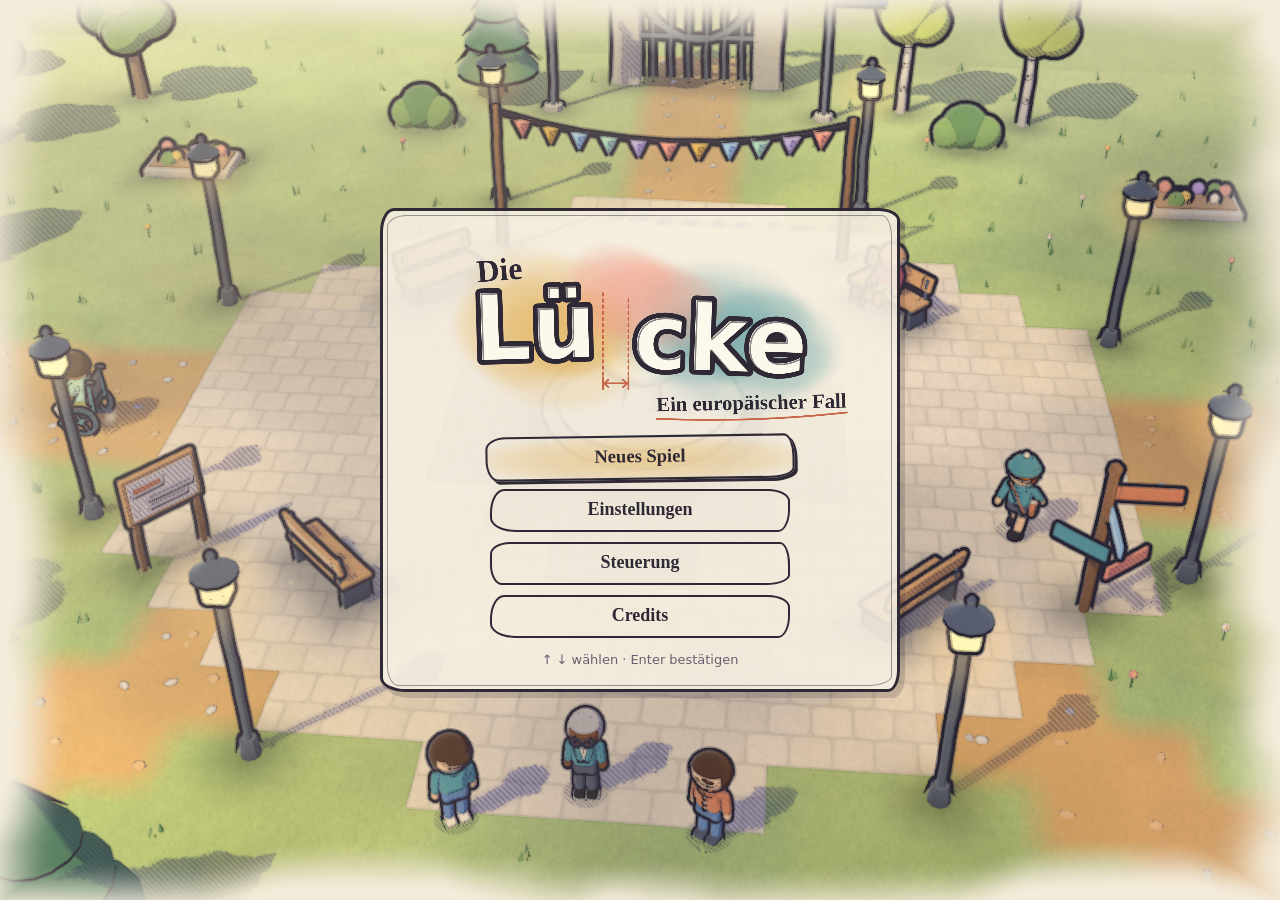
<file: index.html>
<!DOCTYPE html>
<html lang="de">
<head>
  <meta charset="utf-8">
  <meta name="viewport" content="width=device-width, initial-scale=1, maximum-scale=1, user-scalable=no">
  <title>Die Lücke – Ein europäischer Fall</title>
  <link rel="stylesheet" href="css/style.css">
</head>
<body>
  <canvas id="spiel" tabindex="0" aria-label="Spielwelt"></canvas>

  <div id="ui">
    <div id="hud">
      <div class="hud-links">
        <div id="hud-ort" class="plakette versteckt"></div>
        <div id="hud-hinweis" class="hud-hinweis versteckt"></div>
      </div>
      <div id="hud-beweise" class="hud-beweise versteckt"></div>
    </div>
    <div id="knoepfe" class="versteckt">
      <button type="button" class="rund-knopf" id="knopf-buch"></button>
      <button type="button" class="rund-knopf" id="knopf-aufgaben"></button>
      <button type="button" class="rund-knopf" id="knopf-pause"></button>
    </div>
    <div id="joystick" class="versteckt"><div id="joystick-knauf"></div></div>
    <div id="blasen"></div>
    <div id="einblendung"></div>
    <div id="dialog" class="versteckt"></div>
    <div id="buch" class="versteckt"></div>
    <div id="minispiel" class="versteckt"></div>
    <div id="menue-schicht" class="versteckt"></div>
    <div id="blende"></div>
    <div id="debug-anzeige" class="versteckt"></div>
  </div>

  <div id="fehler" class="versteckt"></div>
  <noscript>
    <div class="karte fehler-karte" style="margin:40px auto">
      <h1>JavaScript ist ausgeschaltet</h1>
      <p>Dieses Spiel braucht JavaScript. Bitte schalte es im Browser ein und lade die Seite neu.</p>
    </div>
  </noscript>

  <!-- 1) Daten (alle Texte, Farben, Karten, Figuren) -->
  <script src="data/palette.js"></script>
  <script src="data/facts.js"></script>
  <script src="data/countries.js"></script>
  <script src="data/characters.js"></script>
  <script src="data/prefabs.js"></script>
  <script src="data/maps.js"></script>
  <script src="data/npcs.js"></script>
  <script src="data/dialogues.js"></script>
  <script src="data/quests.js"></script>

  <!-- 2) Engine -->
  <script src="js/engine/math.js"></script>
  <script src="js/engine/gl.js"></script>
  <script src="js/engine/textures.js"></script>
  <script src="js/engine/mesh.js"></script>
  <script src="js/engine/renderer.js"></script>
  <script src="js/engine/camera.js"></script>
  <script src="js/engine/collision.js"></script>
  <script src="js/engine/input.js"></script>
  <script src="js/engine/audio.js"></script>
  <script src="js/engine/loop.js"></script>

  <!-- 3) Spiel -->
  <script src="js/game/character.js"></script>
  <script src="js/game/player.js"></script>
  <script src="js/game/npc.js"></script>
  <script src="js/game/world.js"></script>
  <script src="js/game/dialogue.js"></script>
  <script src="js/game/quests.js"></script>
  <script src="js/game/notebook.js"></script>
  <script src="js/game/minigames.js"></script>
  <script src="js/game/scenes.js"></script>
  <script src="js/game/ui.js"></script>

  <!-- 4) Debug und Start -->
  <script src="js/debug.js"></script>
  <script src="js/main.js"></script>
</body>
</html>
</file>
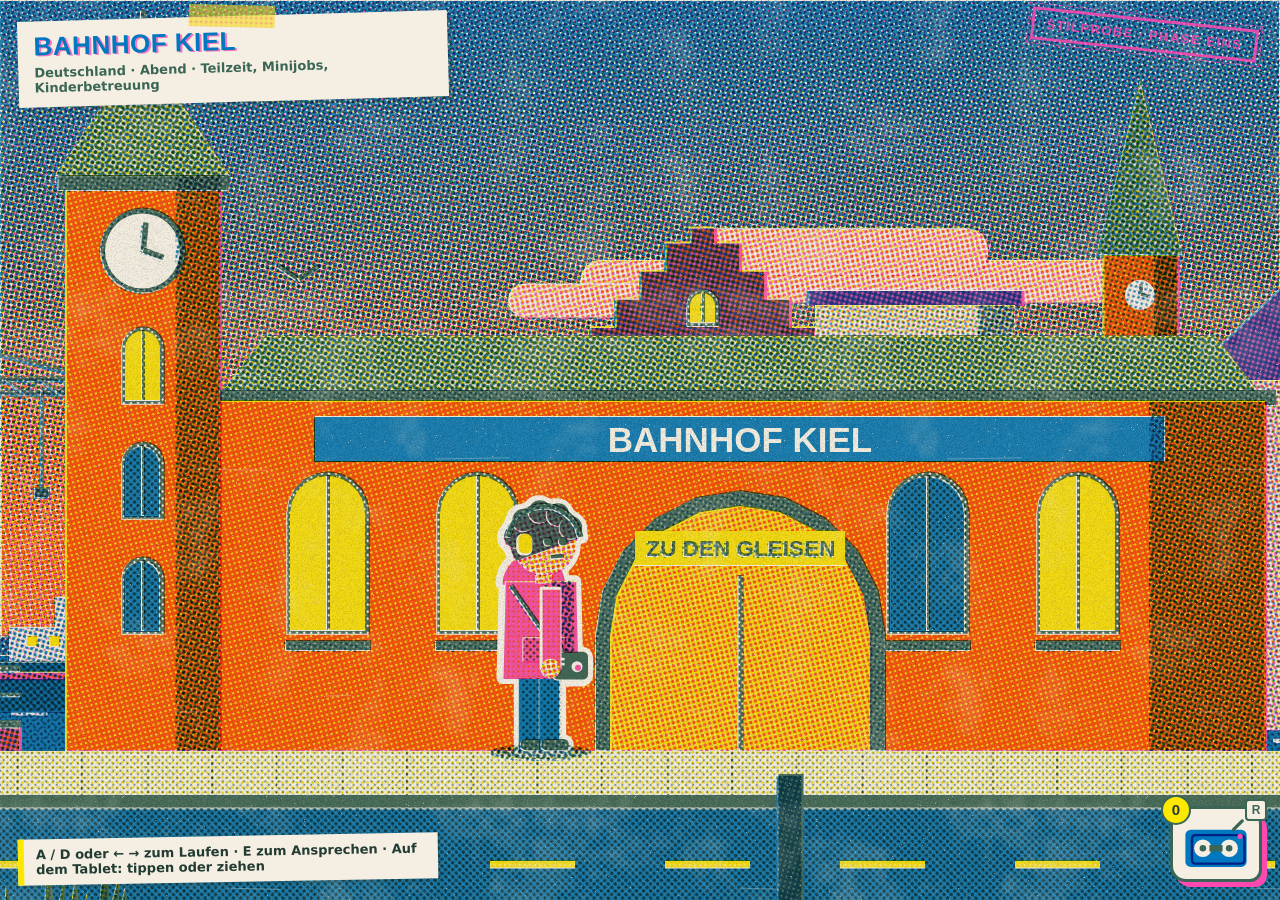
<file: funkloch/index.html>
<!DOCTYPE html>
<html lang="de">
<head>
<meta charset="utf-8">
<meta name="viewport" content="width=device-width, initial-scale=1, viewport-fit=cover, user-scalable=no">
<meta name="apple-mobile-web-app-capable" content="yes">
<title>Funkloch – Stimmen aus Europa</title>
<link rel="stylesheet" href="css/stil.css">
</head>
<body>

<!-- Die ganze Szene wird in dieses Canvas gedruckt -->
<canvas id="leinwand" aria-label="Spielszene"></canvas>

<!-- Oberfläche wie Heftseiten -->
<div id="ui">
  <div id="stationskarte" class="karte klebeband">
    <div class="karte-titel"></div>
    <div class="karte-unter"></div>
  </div>

  <div id="stempel" class="stempel"></div>

  <button id="geraet" type="button" class="geraet-knopf" aria-label="Aufnahmegerät">
    <svg viewBox="0 0 64 48" aria-hidden="true">
      <rect x="4" y="10" width="56" height="34" rx="5" class="g-koerper"/>
      <rect x="8" y="14" width="48" height="26" rx="3" class="g-versatz"/>
      <circle cx="20" cy="27" r="8" class="g-spule"/><circle cx="20" cy="27" r="3" class="g-loch"/>
      <circle cx="44" cy="27" r="8" class="g-spule"/><circle cx="44" cy="27" r="3" class="g-loch"/>
      <rect x="26" y="24" width="12" height="6" class="g-band"/>
      <line x1="48" y1="10" x2="56" y2="2" class="g-antenne"/>
      <circle cx="54" cy="16" r="2.4" class="g-led"/>
    </svg>
    <span id="geraet-zahl" class="geraet-zahl">0</span>
    <span class="taste">R</span>
  </button>

  <button id="hinweis" type="button" class="hinweis-zettel"></button>

  <div id="blase" class="sprechblase" role="dialog" aria-live="polite">
    <div class="blase-schatten"></div>
    <div class="blase-koerper">
      <div class="blase-name"></div>
      <div class="blase-text"></div>
      <button type="button" class="blase-zu">✕</button>
    </div>
  </div>

  <div id="zettel-reihe" class="zettel-reihe"></div>

  <div id="steuerung" class="steuerung-zettel"></div>
  <div id="toast" class="toast"></div>
  <div id="debug" class="debug-feld"></div>
</div>

<noscript><p class="noscript">Bitte JavaScript einschalten, um „Funkloch“ zu spielen.</p></noscript>

<!-- Reihenfolge ist wichtig: erst Daten, dann Zeichensystem, dann Spiel -->
<script src="data/stil.js"></script>
<script src="data/fakten.js"></script>
<script src="data/texte.js"></script>
<script src="data/figuren.js"></script>
<script src="data/stationen.js"></script>
<script src="data/dialoge.js"></script>

<script src="js/zeichnen/grundlagen.js"></script>
<script src="js/zeichnen/raster.js"></script>
<script src="js/zeichnen/druck.js"></script>
<script src="js/zeichnen/sammler.js"></script>
<script src="js/zeichnen/objekte.js"></script>
<script src="js/zeichnen/figur.js"></script>
<script src="js/zeichnen/ebenen.js"></script>

<script src="js/spiel/eingabe.js"></script>
<script src="js/spiel/szene.js"></script>
<script src="js/spiel/blasen.js"></script>

<script src="js/debug.js"></script>
<script src="js/start.js"></script>
</body>
</html>
</file>
<file: css/style.css>
/* =====================================================================
   Die Lücke – Oberfläche im Skizzenbuch-Stil
   Papier, Tusche-Linien mit leicht unregelmäßigen, „handgezeichneten“
   Rändern, Aquarell-Flecken als Hervorhebung.
   Keine Webfonts: Überschriften in Handschrift-Systemschriften,
   Fließtext in gut lesbaren Systemschriften.
   ===================================================================== */
:root {
  --schrift: "Segoe UI", system-ui, -apple-system, "Helvetica Neue", Arial, sans-serif;
  --hand: "Segoe Print", "Bradley Hand", "Chalkboard SE", "Comic Sans MS", cursive;
  --papier: #f7f0e1;
  --papier-dunkel: #ece0c8;
  --tusche: #2e2934;
  --tusche-hell: #6a6070;
  --ocker: #e2b25a;
  --ocker-hell: rgba(226, 178, 90, 0.55);
  --blau-hell: rgba(120, 165, 190, 0.35);
  --schriftgroesse: 18px;
  /* „Handgezeichnete“ Ecken: ungleichmäßige Radien */
  --krakel: 14px 22px 12px 26px / 24px 12px 22px 14px;
  --krakel2: 20px 10px 24px 12px / 12px 22px 10px 20px;
}

* { box-sizing: border-box; }

html, body {
  margin: 0;
  padding: 0;
  width: 100%;
  height: 100%;
  overflow: hidden;
  background: #f2e9d6;
  font-family: var(--schrift);
  font-size: var(--schriftgroesse);
  color: var(--tusche);
  -webkit-user-select: none;
  user-select: none;
}

#spiel {
  touch-action: none;
  position: fixed;
  inset: 0;
  width: 100%;
  height: 100%;
  display: block;
  outline: none;
}

#ui {
  position: fixed;
  inset: 0;
  pointer-events: none;
}

.versteckt { display: none !important; }

/* ---------- Einblenden: wie auf Papier „aufgelegt“ ---------- */
@keyframes ploppen {
  0%   { transform: translateY(8px) rotate(-1.5deg) scale(0.92); opacity: 0; }
  100% { transform: translateY(0) rotate(0) scale(1); opacity: 1; }
}
.ploppen { animation: ploppen 0.28s ease-out both; }

/* ---------- Papierkarten ---------- */
.karte {
  position: relative;
  background:
    radial-gradient(ellipse at 20% 10%, rgba(255, 255, 255, 0.6), transparent 60%),
    radial-gradient(ellipse at 90% 100%, rgba(210, 190, 150, 0.25), transparent 55%),
    var(--papier);
  border: 3px solid var(--tusche);
  border-radius: var(--krakel);
  box-shadow: 5px 6px 0 rgba(46, 41, 52, 0.18);
  padding: 22px 26px;
  pointer-events: auto;
}
/* zweite, leicht versetzte Linie: wirkt wie zweimal nachgezogen */
.karte::before {
  content: "";
  position: absolute;
  inset: 4px 5px 3px 4px;
  border: 1.5px solid rgba(46, 41, 52, 0.45);
  border-radius: var(--krakel2);
  pointer-events: none;
}

.taste {
  display: inline-block;
  min-width: 1.7em;
  padding: 1px 7px;
  margin: 0 3px 0 0;
  border-radius: 6px 9px 7px 10px / 9px 6px 10px 7px;
  background: #fffaf0;
  border: 2px solid var(--tusche);
  box-shadow: 2px 2px 0 var(--tusche);
  color: var(--tusche);
  font-weight: bold;
  text-align: center;
  line-height: 1.35;
  font-size: 0.85em;
}

/* ---------- HUD ---------- */
#hud {
  position: absolute;
  left: 18px;
  top: 16px;
  right: 18px;
  display: flex;
  justify-content: space-between;
  align-items: flex-start;
}
.plakette {
  font-family: var(--hand);
  font-weight: bold;
  font-size: 1.05em;
  padding: 4px 16px 6px;
  background: var(--papier);
  border: 2.5px solid var(--tusche);
  border-radius: var(--krakel);
  transform: rotate(-1.5deg);
  box-shadow: 3px 4px 0 rgba(46, 41, 52, 0.18);
}

/* ---------- Blasen über Figuren/Objekten ---------- */
#blasen { position: absolute; inset: 0; overflow: hidden; }
.blase-halter {
  position: absolute;
  left: 0;
  top: 0;
  width: 0;
  height: 0;
  display: flex;
  justify-content: center;
  align-items: flex-end;
  will-change: transform;
}
.blase {
  position: relative;
  flex-shrink: 0;
  margin-bottom: 14px;
  transform-origin: 50% 100%;
  white-space: nowrap;
  background: var(--papier);
  border: 2.5px solid var(--tusche);
  border-radius: 12px 16px 10px 18px / 16px 10px 18px 12px;
  padding: 3px 10px 4px 5px;
  font-size: 0.8em;
}
.blase::after {
  content: "";
  position: absolute;
  left: 50%;
  bottom: -10px;
  margin-left: -5px;
  width: 10px;
  height: 10px;
  background: var(--papier);
  border-right: 2.5px solid var(--tusche);
  border-bottom: 2.5px solid var(--tusche);
  transform: skewX(20deg) rotate(45deg);
}
.blase .taste { font-size: 0.9em; padding: 0 6px; }
.blase-text { font-family: var(--hand); font-weight: bold; }
.blase-symbol { font-family: var(--hand); font-weight: bold; font-size: 1.3em; padding: 0 4px; }

/* ---------- Einblendungen (wie ein Notizzettel) ---------- */
#einblendung {
  position: absolute;
  left: 0;
  right: 0;
  top: 70px;
  display: flex;
  flex-direction: column;
  align-items: center;
  gap: 10px;
}
.einblendung-karte {
  font-family: var(--hand);
  font-weight: bold;
  font-size: 1.15em;
  color: var(--tusche);
  padding: 10px 26px 12px;
  background:
    radial-gradient(ellipse at 50% 55%, var(--ocker-hell), transparent 70%),
    var(--papier);
  border: 2.5px solid var(--tusche);
  border-radius: var(--krakel2);
  box-shadow: 4px 5px 0 rgba(46, 41, 52, 0.2);
  transform: rotate(-1deg);
  transition: opacity 0.4s, transform 0.4s;
}
.einblendung-karte.weg { opacity: 0; transform: translateY(-12px) rotate(-3deg); }

/* ---------- Menüs ---------- */
#menue-schicht {
  position: absolute;
  inset: 0;
  display: flex;
  align-items: center;
  justify-content: center;
  background: rgba(46, 41, 52, 0.22);
  pointer-events: auto;
}
.menue {
  min-width: 320px;
  max-width: min(560px, calc(100vw - 32px));
  max-height: calc(100vh - 32px);
  overflow: auto;
  text-align: center;
}
.menue h2 {
  font-family: var(--hand);
  margin: 0 0 16px;
  font-size: 1.7em;
  display: inline-block;
  padding: 0 14px;
  background: radial-gradient(ellipse at 50% 60%, var(--blau-hell), transparent 72%);
}
.menue-liste { display: flex; flex-direction: column; gap: 10px; }
.knopf {
  font-family: var(--hand);
  font-weight: bold;
  font-size: 1em;
  color: var(--tusche);
  background: transparent;
  border: 2.5px solid var(--tusche);
  border-radius: var(--krakel2);
  padding: 8px 18px 10px;
  cursor: pointer;
  transition: transform 0.12s, background 0.12s;
}
.knopf:nth-child(2n) { border-radius: var(--krakel); }
.knopf.gewaehlt {
  background: radial-gradient(ellipse at 50% 55%, var(--ocker-hell) 0%, rgba(226, 178, 90, 0.25) 60%, transparent 85%);
  transform: rotate(-0.8deg) scale(1.03);
  box-shadow: 3px 3px 0 var(--tusche);
}
.fussnote { margin: 14px 0 0; font-size: 0.72em; color: var(--tusche-hell); }

/* Steuerungshinweis */
.steuerung { text-align: left; margin: 0 0 18px; }
.steuerung-zeile {
  display: flex;
  align-items: center;
  gap: 12px;
  padding: 7px 0;
  border-bottom: 1.5px dashed rgba(46, 41, 52, 0.3);
}
.steuerung-zeile:last-child { border-bottom: none; }
.steuerung-tasten { min-width: 170px; }
.steuerung-text { color: var(--tusche-hell); }

/* ---------- Abblende ---------- */
#blende {
  position: absolute;
  inset: 0;
  background: var(--papier);
  opacity: 0;
  transition: opacity 0.35s;
}
#blende.an { opacity: 1; }

/* ---------- Fehlerseite ---------- */
#fehler {
  position: fixed;
  inset: 0;
  display: flex;
  align-items: center;
  justify-content: center;
  background: #f2e9d6;
  padding: 16px;
}
.fehler-karte { max-width: 560px; line-height: 1.5; }
.fehler-karte h1 { margin-top: 0; font-family: var(--hand); font-size: 1.5em; }
.fehler-karte li { margin-bottom: 6px; }
.fehler-bild { font-size: 3em; text-align: center; color: var(--tusche-hell); }
.klein { font-size: 0.7em; color: var(--tusche-hell); }

/* ---------- Debug ---------- */
#debug-anzeige {
  position: absolute;
  left: 12px;
  bottom: 12px;
  background: rgba(46, 41, 52, 0.8);
  color: #fff;
  font: 12px/1.4 monospace;
  padding: 6px 10px;
  border-radius: 6px;
}

@media (max-width: 600px) {
  :root { --schriftgroesse: 16px; }
  .karte { padding: 16px; }
  .menue { min-width: 0; width: calc(100vw - 32px); }
  .steuerung-tasten { min-width: 120px; }
}

/* ---------- HUD: Aufgabenhinweis ---------- */
.hud-links { display: flex; flex-direction: column; align-items: flex-start; gap: 8px; }
.hud-hinweis {
  max-width: min(420px, 60vw);
  font-size: 0.8em;
  padding: 5px 12px 6px;
  background: rgba(247, 240, 225, 0.92);
  border: 2px solid var(--tusche);
  border-radius: var(--krakel2);
  box-shadow: 2px 3px 0 rgba(46, 41, 52, 0.15);
}
.hud-hinweis::before { content: "\270E  "; }

/* ---------- Emote-Symbole ---------- */
.blase.nur-emote { padding: 2px 4px; }
.blase-emote { display: inline-block; width: 30px; height: 30px; vertical-align: middle; }
.emote-svg { width: 30px; height: 30px; fill: none; stroke: var(--tusche); stroke-width: 2.6; stroke-linecap: round; stroke-linejoin: round; }
.emote-svg .voll { fill: var(--tusche); stroke: none; }
.emote-svg .gelb { fill: #f2d27a; }
.emote-svg .rot { fill: #e59a8e; }
.emote-svg .blau { fill: #a9cfe0; }
.emote-svg .duenn { stroke-width: 1.8; }

/* ---------- Dialogfenster ---------- */
#dialog {
  position: absolute;
  left: 0;
  right: 0;
  bottom: 18px;
  display: flex;
  justify-content: center;
  padding: 0 16px;
  pointer-events: none;
}
.dialog-karte {
  display: flex;
  align-items: flex-start;
  gap: 18px;
  width: min(860px, 100%);
  min-height: 170px;
  padding: 18px 22px 20px;
  cursor: pointer;
}
.dialog-karte.kim-spricht { flex-direction: row-reverse; }
.dialog-portrait {
  flex: 0 0 auto;
  width: 136px;
  height: 136px;
  border: 3px solid var(--tusche);
  border-radius: 46% 54% 50% 50% / 52% 46% 54% 48%;
  overflow: hidden;
  background: var(--papier-dunkel);
  transform: rotate(-2deg);
}
.dialog-karte.kim-spricht .dialog-portrait { transform: rotate(2deg); }
.dialog-portrait canvas { width: 100%; height: 100%; display: block; }
.dialog-inhalt { flex: 1 1 auto; min-width: 0; }
.dialog-name {
  display: inline-block;
  font-family: var(--hand);
  font-weight: bold;
  font-size: 1.05em;
  padding: 1px 14px 3px;
  margin: -34px 0 8px -6px;
  background: var(--papier);
  border: 2.5px solid var(--tusche);
  border-radius: var(--krakel);
  transform: rotate(-1.5deg);
}
.dialog-text { font-size: 1.05em; line-height: 1.5; min-height: 3em; }
.dialog-text .fakt { font-weight: bold; background: radial-gradient(ellipse at 50% 60%, var(--ocker-hell), transparent 75%); padding: 0 2px; }
.dialog-text .fakt.ungeprueft { }
body.debug .dialog-text .fakt.ungeprueft { color: #c0392b; text-decoration: underline wavy #c0392b; }
.dialog-text .fett { font-weight: bold; }
.dialog-optionen { display: flex; flex-direction: column; gap: 6px; margin-top: 10px; }
.dialog-option {
  text-align: left;
  font-family: var(--schrift);
  font-size: 0.95em;
  color: var(--tusche);
  background: transparent;
  border: 2px solid rgba(46, 41, 52, 0.55);
  border-radius: var(--krakel2);
  padding: 6px 12px;
  cursor: pointer;
  pointer-events: auto;
}
/* Touch: kein Doppeltipp-Zoom, keine Verzögerung beim Antippen */
button, .dialog-option, .knopf { touch-action: manipulation; -webkit-tap-highlight-color: transparent; }
.dialog-option::before { content: "\2192  "; opacity: 0.4; }
.dialog-option.gewaehlt {
  border-color: var(--tusche);
  background: radial-gradient(ellipse at 40% 55%, var(--ocker-hell), rgba(226, 178, 90, 0.18) 70%, transparent 90%);
}
.dialog-option.gewaehlt::before { opacity: 1; }
.dialog-option.gesehen { color: var(--tusche-hell); }
.dialog-weiter {
  position: absolute;
  right: 20px;
  bottom: 10px;
  font-size: 0.9em;
  animation: wippen 0.9s ease-in-out infinite;
}
@keyframes wippen { 50% { transform: translateY(4px); } }
.dialog-karte, .dialog-karte * { pointer-events: auto; }

@media (max-width: 600px) {
  .dialog-portrait { width: 84px; height: 84px; }
  .dialog-karte { gap: 10px; padding: 14px; }
}

/* ---------- Beweisstücke im HUD (oben rechts) ---------- */
.hud-beweise { display: flex; gap: 8px; }
.beweis-slot {
  width: 46px; height: 46px;
  border: 2.5px dashed rgba(46, 41, 52, 0.45);
  border-radius: 50% 46% 52% 48% / 48% 52% 46% 50%;
  background: rgba(247, 240, 225, 0.75);
  display: flex; align-items: center; justify-content: center;
}
.beweis-slot svg { width: 30px; height: 30px; fill: none; stroke: rgba(46, 41, 52, 0.25); stroke-width: 1.8; stroke-linecap: round; stroke-linejoin: round; }
.beweis-slot.gefunden { border-style: solid; border-color: var(--tusche); box-shadow: 2px 3px 0 rgba(46, 41, 52, 0.18); }
.beweis-slot.gefunden svg { stroke: var(--tusche); }
.beweis-slot.gefunden.land-de  { background: radial-gradient(circle at 45% 40%, rgba(218, 140, 103, 0.75), rgba(218, 140, 103, 0.35) 70%, var(--papier)); }
.beweis-slot.gefunden.land-se  { background: radial-gradient(circle at 45% 40%, rgba(160, 203, 234, 0.85), rgba(160, 203, 234, 0.35) 70%, var(--papier)); }
.beweis-slot.gefunden.land-ee  { background: radial-gradient(circle at 45% 40%, rgba(99, 160, 162, 0.7), rgba(99, 160, 162, 0.3) 70%, var(--papier)); }
.beweis-slot.gefunden.land-lu  { background: radial-gradient(circle at 45% 40%, rgba(242, 157, 137, 0.75), rgba(242, 157, 137, 0.35) 70%, var(--papier)); }
.beweis-slot.gefunden.land-bxl { background: radial-gradient(circle at 45% 40%, rgba(228, 186, 93, 0.8), rgba(228, 186, 93, 0.35) 70%, var(--papier)); }

/* ---------- Notizbuch & Aufgaben ---------- */
#buch, #minispiel {
  position: absolute; inset: 0;
  display: flex; align-items: center; justify-content: center;
  background: rgba(46, 41, 52, 0.28);
  pointer-events: auto;
  padding: 16px;
}
.buch-karte {
  position: relative;
  width: min(760px, 100%);
  max-height: calc(100vh - 40px);
  display: flex; flex-direction: column;
  padding: 22px 28px 16px 44px;
  background:
    repeating-linear-gradient(transparent 0 29px, rgba(120, 160, 190, 0.28) 29px 30px),
    var(--papier);
  background-position: 0 70px;
  border: 3px solid var(--tusche);
  border-radius: 10px 22px 18px 12px / 16px 10px 22px 14px;
  box-shadow: 6px 7px 0 rgba(46, 41, 52, 0.2);
}
/* Spiralbindung links */
.buch-karte::before {
  content: ""; position: absolute; left: 12px; top: 18px; bottom: 18px; width: 14px;
  background: radial-gradient(circle at 50% 50%, transparent 4px, var(--tusche) 4.5px, var(--tusche) 6px, transparent 6.5px) 0 0 / 14px 26px repeat-y;
}
.buch-titel { font-family: var(--hand); font-size: 1.7em; margin: 0 0 10px; }
.buch-reiter { display: flex; flex-wrap: wrap; gap: 6px; margin-bottom: 12px; }
.reiter {
  font-family: var(--hand); font-weight: bold; font-size: 0.8em; color: var(--tusche);
  border: 2px solid var(--tusche); border-bottom-width: 4px;
  border-radius: 10px 12px 4px 4px;
  padding: 4px 10px; cursor: pointer; opacity: 0.75;
  background: var(--papier-dunkel);
}
.reiter.gewaehlt { opacity: 1; transform: translateY(-3px); }
.reiter-teilzeit { background: rgba(218, 140, 103, 0.45); }
.reiter-elternzeit { background: rgba(160, 203, 234, 0.55); }
.reiter-branchen { background: rgba(99, 160, 162, 0.45); }
.reiter-verhandlung { background: rgba(242, 157, 137, 0.5); }
.reiter-rest { background: rgba(228, 186, 93, 0.55); }
.reiter-eurecht { background: rgba(187, 173, 219, 0.55); }
.buch-seite { overflow-y: auto; flex: 1 1 auto; padding-right: 8px; min-height: 180px; }
.buch-leer { color: var(--tusche-hell); font-style: italic; }
.notiz { margin: 0 0 16px; }
.notiz h3, .quest h3 { font-family: var(--hand); font-size: 1.08em; margin: 0 0 4px; }
.notiz p { margin: 0 0 4px; line-height: 1.5; }
.notiz .quelle { font-size: 0.75em; color: var(--tusche-hell); }
.notiz .fakt, .minispiel-karte .fakt { font-weight: bold; background: radial-gradient(ellipse at 50% 60%, var(--ocker-hell), transparent 75%); }
body.debug .notiz .fakt.ungeprueft, body.debug .minispiel-karte .fakt.ungeprueft { color: #c0392b; text-decoration: underline wavy #c0392b; }
.buch-fuss { font-size: 0.72em; color: var(--tusche-hell); margin: 10px 0 0; text-align: right; }
.quest { margin-bottom: 16px; }
.quest.fertig h3 { text-decoration: line-through; text-decoration-color: rgba(46, 41, 52, 0.5); }
.quest ul { list-style: none; margin: 0; padding: 0; }
.quest li { display: flex; align-items: flex-start; gap: 8px; padding: 3px 0; line-height: 1.4; }
.quest li.erledigt { color: var(--tusche-hell); }
.haken svg { width: 20px; height: 20px; fill: none; stroke: var(--tusche); stroke-width: 1.8; stroke-linecap: round; stroke-linejoin: round; flex: 0 0 auto; }
.haken .h { stroke-width: 2.6; stroke: #4f7f58; }

/* ---------- Minispiele ---------- */
.minispiel-karte { width: min(720px, 100%); max-height: calc(100vh - 40px); overflow-y: auto; }
.minispiel-karte h2 { font-family: var(--hand); margin: 0 0 8px; font-size: 1.6em; }
.minispiel-anleitung, .minispiel-rolle { line-height: 1.5; margin: 0 0 12px; }
.minispiel-rolle { font-style: italic; color: var(--tusche-hell); }
.minispiel-tipp { font-size: 0.72em; color: var(--tusche-hell); margin: 8px 0 0; }
.minispiel-fuss { display: flex; align-items: center; gap: 12px; margin-top: 14px; flex-wrap: wrap; }
.minispiel-fuss .knopf.gewaehlt { background: radial-gradient(ellipse at 50% 55%, var(--ocker-hell), transparent 85%); box-shadow: 3px 3px 0 var(--tusche); }
.zuordnen { display: flex; flex-direction: column; gap: 8px; }
.zuordnen-zeile {
  display: grid; grid-template-columns: 1.2fr 1fr; gap: 6px 12px; align-items: center;
  padding: 6px 10px; border: 2px solid rgba(46, 41, 52, 0.35);
  border-radius: var(--krakel2);
}
.zuordnen-zeile.gewaehlt { border-color: var(--tusche); background: radial-gradient(ellipse at 30% 50%, rgba(226, 178, 90, 0.35), transparent 80%); }
.zuordnen-name { font-weight: bold; }
.zuordnen-wert {
  font-family: var(--schrift); font-size: 1em; color: var(--tusche);
  border: 2px solid var(--tusche); border-radius: 8px 12px 9px 11px;
  background: var(--papier); padding: 4px 10px; cursor: pointer;
}
.zuordnen-wert.leer { color: var(--tusche-hell); border-style: dashed; }
.zuordnen-wert.richtig { background: rgba(169, 198, 161, 0.7); }
.zuordnen-wert.falsch { background: rgba(242, 157, 137, 0.55); }
.zuordnen-zusatz { grid-column: 1 / -1; font-size: 0.8em; color: var(--tusche-hell); }
@keyframes wackeln { 25% { transform: translateX(-4px); } 75% { transform: translateX(4px); } }
.wackeln { animation: wackeln 0.25s 2; color: #a4452f; }
.meter { display: flex; align-items: center; gap: 10px; margin: 0 0 12px; }
.meter-name { font-family: var(--hand); font-weight: bold; white-space: nowrap; }
.meter-balken { position: relative; flex: 1; height: 18px; border: 2.5px solid var(--tusche); border-radius: 10px 6px 12px 8px; background: var(--papier); overflow: hidden; }
.meter-fuellung { height: 100%; background: linear-gradient(90deg, rgba(226, 178, 90, 0.6), rgba(169, 198, 161, 0.9)); transition: width 0.5s ease-out; }
.meter-ziel { position: absolute; top: -2px; bottom: -2px; width: 0; border-left: 2.5px dashed var(--tusche); }
.verhandlung-rede p { margin: 0 0 8px; line-height: 1.5; }
.rede-reaktion { color: var(--tusche-hell); }
.verhandlung-ergebnis {
  font-family: var(--hand); font-size: 1.1em; padding: 10px 14px; margin: 6px 0 12px;
  border: 2.5px solid var(--tusche); border-radius: var(--krakel);
  background: radial-gradient(ellipse at 50% 55%, var(--ocker-hell), transparent 85%);
}

/* =====================================================================
   Phase 4: Titel, Finale, Epilog, Reflexion
   ===================================================================== */
#menue-schicht.hell { background: transparent; }
.knopf:disabled { opacity: 0.45; cursor: default; }

/* ---------- Titelbildschirm ---------- */
.titel-menue {
  min-width: 0;
  width: min(520px, calc(100vw - 32px));
  background: rgba(247, 240, 225, 0.9);
  padding-top: 14px;
}
.titel-logo { display: block; width: 100%; height: auto; margin: 0 0 10px; }
.titel-menue .menue-liste { max-width: 300px; margin: 0 auto; }

/* ---------- Breite Menüs (Credits, Reflexion) ---------- */
.menue-breit { max-width: min(780px, calc(100vw - 32px)); width: 780px; text-align: left; }
.menue-breit h2 { margin-bottom: 8px; }
.menue-breit .menue-liste { flex-direction: row; flex-wrap: wrap; justify-content: center; margin-top: 16px; }
.credits { margin: 4px 0 6px; }
.credits-zeile {
  display: flex; justify-content: space-between; gap: 14px;
  padding: 6px 0; border-bottom: 1.5px dashed rgba(46, 41, 52, 0.3);
}
.credits-was { color: var(--tusche-hell); }
.credits-wer { font-weight: bold; text-align: right; }
.credits-ki { font-size: 0.85em; line-height: 1.45; margin: 12px 0 6px; }
.reflexion h3 { font-family: var(--hand); font-size: 1.15em; margin: 18px 0 6px; }
.reflexion-einleitung { font-style: italic; color: var(--tusche-hell); margin: 0 0 8px; }
.reflexion-fragen { margin: 0; padding-left: 1.4em; }
.reflexion-fragen li {
  margin: 0 0 10px; padding: 6px 10px; line-height: 1.45;
  background: radial-gradient(ellipse at 20% 50%, var(--blau-hell), transparent 80%);
  border-radius: var(--krakel2);
}
.reflexion-liste { margin: 0; padding-left: 1.3em; line-height: 1.5; }
.reflexion-quellen { margin: 4px 0 0; padding-left: 1.3em; font-size: 0.8em; line-height: 1.45; }
.quelle-offen { color: var(--tusche-hell); font-style: italic; }
body.debug .quelle-offen { color: #c0392b; }

/* ---------- Finale: Präsentation (Karte unten, Kim bleibt sichtbar) ---------- */
#minispiel.unten { align-items: flex-end; justify-content: flex-end; background: transparent; padding: 16px 18px 18px; }
.praesentation-karte { width: min(470px, 100%); }
@media (max-width: 700px) { #minispiel.unten { justify-content: center; } }
.praesentation-kopf { display: flex; align-items: center; gap: 16px; margin-bottom: 8px; }
.praesentation-kopf .beweis-slot { width: 66px; height: 66px; flex: 0 0 auto; }
.praesentation-kopf .beweis-slot svg { width: 44px; height: 44px; }
.praesentation-kopf h2 { margin: 0; }
.praesentation-zaehler { margin: 0; font-size: 0.75em; color: var(--tusche-hell); }
.praesentation-ort { margin: 2px 0 0; font-style: italic; color: var(--tusche-hell); }

/* ---------- Finale: Duell ---------- */
.duell-karte { width: min(900px, 100%); }
.duell-punkte { display: flex; align-items: center; gap: 6px; margin: 0 0 12px; }
.duell-punkte .meter-name { margin-right: 6px; }
.punkt {
  width: 17px; height: 17px;
  border: 2.2px solid var(--tusche);
  border-radius: 50% 44% 54% 48% / 48% 54% 44% 50%;
  background: var(--papier);
}
.punkt.voll { background: radial-gradient(circle at 40% 40%, #f0c979, var(--ocker)); }
.duell-kopf { display: flex; align-items: flex-start; gap: 18px; margin-bottom: 10px; }
.duell-kopf .dialog-portrait { width: 116px; height: 116px; }
.duell-rede { flex: 1 1 auto; min-width: 0; padding-top: 10px; }
.duell-rede .dialog-name { margin: 0 8px 6px 0; }
.duell-haltung {
  display: inline-block; font-size: 0.72em; color: var(--tusche-hell);
  border: 1.5px dashed rgba(46, 41, 52, 0.45); border-radius: var(--krakel2); padding: 1px 9px;
}
.duell-frage { font-size: 1.05em; line-height: 1.5; margin: 6px 0 0; padding: 4px 8px; border-radius: var(--krakel2); }
.duell-frage.antwort-richtig { background: radial-gradient(ellipse at 40% 50%, rgba(169, 198, 161, 0.6), transparent 85%); }
.duell-frage.antwort-falsch, .duell-frage.antwort-aufgeben { background: radial-gradient(ellipse at 40% 50%, rgba(242, 157, 137, 0.35), transparent 85%); }
.duell-plus { font-family: var(--hand); font-weight: bold; color: #4f7f58; margin: 0; }
.reiter.leer { opacity: 0.4; }
.duell-notizen {
  display: grid; grid-template-columns: minmax(180px, 1fr) 1.4fr; gap: 12px;
  height: min(34vh, 300px);
}
.duell-liste { overflow-y: auto; display: flex; flex-direction: column; gap: 6px; padding: 2px 6px 2px 0; }
.duell-vorschau {
  overflow-y: auto; margin: 0; padding: 10px 14px;
  border: 2px dashed rgba(46, 41, 52, 0.35); border-radius: var(--krakel);
  background: repeating-linear-gradient(transparent 0 27px, rgba(120, 160, 190, 0.22) 27px 28px);
}
@media (max-width: 640px) {
  .duell-notizen { grid-template-columns: 1fr; height: auto; }
  .duell-liste { max-height: 22vh; }
  .duell-vorschau { max-height: 26vh; }
  .duell-kopf .dialog-portrait { width: 78px; height: 78px; }
}

/* ---------- Finale: Maßnahmen ---------- */
.massnahmen-karte { width: min(1020px, 100%); }
.massnahmen { display: grid; grid-template-columns: repeat(3, 1fr); gap: 10px; }
.massnahme {
  position: relative;
  font-size: 0.82em; line-height: 1.4;
  padding: 10px 12px 10px 16px;
  border: 2px solid rgba(46, 41, 52, 0.4);
  border-left-width: 7px;
  border-radius: var(--krakel2);
  background: var(--papier);
  cursor: pointer;
  transition: transform 0.12s;
}
.massnahme.fokus { border-color: var(--tusche); box-shadow: 3px 3px 0 var(--tusche); transform: rotate(-0.4deg); }
.massnahme.an { background: radial-gradient(ellipse at 50% 25%, var(--ocker-hell), rgba(226, 178, 90, 0.12) 75%), var(--papier); }
.massnahme.farbe-de { border-left-color: #da8c67; }
.massnahme.farbe-se { border-left-color: #8fbfe0; }
.massnahme.farbe-ee { border-left-color: #63a0a2; }
.massnahme.farbe-lu { border-left-color: #f29d89; }
.massnahme.farbe-bxl { border-left-color: #e4ba5d; }
.massnahme.farbe-keine { border-left-color: #bbaddb; }
.massnahme-kopf { display: flex; align-items: center; gap: 6px; }
.massnahme-kopf h3 { font-family: var(--hand); font-size: 1.12em; margin: 0; line-height: 1.2; }
.massnahme-kurz { margin: 6px 0; }
.massnahme-pc { display: grid; grid-template-columns: 1fr 1fr; gap: 8px; }
.massnahme-pc ul { margin: 2px 0 0; padding-left: 1.05em; }
.massnahme-pro b { color: #4f7f58; }
.massnahme-contra b { color: #a4452f; }
.massnahmen-zaehler { font-family: var(--hand); font-weight: bold; }
@media (max-width: 900px) { .massnahmen { grid-template-columns: 1fr 1fr; } }
@media (max-width: 560px) { .massnahmen { grid-template-columns: 1fr; } .massnahme-pc { grid-template-columns: 1fr; } }

/* ---------- Epilog: Textkarte unten ---------- */
#epilog-text {
  position: absolute; left: 0; right: 0; bottom: 18px;
  display: flex; justify-content: center; padding: 0 16px;
  pointer-events: none;
}
.epilog-karte { width: min(760px, 100%); }
.epilog-titel { font-family: var(--hand); font-size: 1.6em; margin: 0 0 6px; }
.epilog-karte .dialog-name { margin: -34px 0 8px -6px; }
.epilog-absatz { font-size: 1.08em; line-height: 1.55; margin: 0; }
.epilog-absatz .fett { font-weight: bold; }
.epilog-absatz .fakt { font-weight: bold; }
/* Knopfleiste bleibt beim Scrollen sichtbar */
.massnahmen-karte .minispiel-fuss, .duell-karte .minispiel-fuss {
  position: sticky; bottom: -22px; z-index: 1;
  margin: 10px -8px -8px; padding: 10px 8px 8px;
  background: linear-gradient(rgba(247, 240, 225, 0), var(--papier) 30%);
}

/* Gender Pay Gap unter dem Ortsnamen */
.ort-gpg { display: block; font-family: var(--schrift); font-weight: normal; font-size: 0.68em; margin-top: 1px; color: var(--tusche-hell); }
.ort-gpg b { color: var(--tusche); background: radial-gradient(ellipse at 50% 60%, var(--ocker-hell), transparent 75%); padding: 0 2px; }
body.debug .ort-gpg b.ungeprueft { color: #c0392b; }

/* ✕ im Dialog: Gespräch beenden */
.dialog-zu {
  position: absolute; right: 10px; top: 8px;
  width: 30px; height: 30px; padding: 0;
  font-size: 15px; line-height: 1; color: var(--tusche-hell);
  background: transparent; border: 2px solid rgba(46, 41, 52, 0.35);
  border-radius: 50% 46% 52% 48%; cursor: pointer;
}
.dialog-zu:hover { color: var(--tusche); border-color: var(--tusche); }

/* ---------- Runde Knöpfe (Notizbuch, Aufgaben, Pause) ---------- */
#knoepfe {
  position: absolute; right: 16px; bottom: 16px;
  display: flex; gap: 10px; pointer-events: auto;
}
.rund-knopf {
  width: 50px; height: 50px; padding: 8px;
  background: rgba(247, 240, 225, 0.92);
  border: 2.5px solid var(--tusche);
  border-radius: 50% 46% 52% 48% / 48% 52% 46% 50%;
  box-shadow: 2px 3px 0 rgba(46, 41, 52, 0.2);
  cursor: pointer;
}
.rund-knopf svg { width: 100%; height: 100%; fill: none; stroke: var(--tusche); stroke-width: 2.2; stroke-linecap: round; stroke-linejoin: round; }
.rund-knopf:hover { background: radial-gradient(circle, var(--ocker-hell), rgba(247, 240, 225, 0.92) 75%); }
/* Während eines Gesprächs stören die Knöpfe nur */
body.im-gespraech #knoepfe { display: none; }

/* ---------- Joystick beim Ziehen ---------- */
#joystick {
  position: absolute; left: -60px; top: -60px; width: 120px; height: 120px;
  border: 3px dashed rgba(46, 41, 52, 0.45); border-radius: 50%;
  background: rgba(247, 240, 225, 0.25);
  pointer-events: none;
}
#joystick-knauf {
  position: absolute; left: 36px; top: 36px; width: 42px; height: 42px;
  border: 3px solid var(--tusche); border-radius: 50% 46% 52% 48%;
  background: rgba(226, 178, 90, 0.75);
}

/* ---------- Zuordnen: Ziehen & Ablegen ---------- */
.zuordnen-feld {
  display: flex; align-items: center; gap: 8px; min-height: 42px;
  padding: 4px 8px; border: 2px dashed rgba(46, 41, 52, 0.4); border-radius: var(--krakel2);
  cursor: pointer;
}
.zuordnen-feld.drueber { border-color: var(--tusche); background: radial-gradient(ellipse, var(--ocker-hell), transparent 85%); }
.zuordnen-leer { color: var(--tusche-hell); font-style: italic; font-size: 0.85em; }
.zuordnen-korrektur { font-size: 0.85em; font-weight: bold; color: #4f7f58; }
.gehalt-pool {
  display: flex; flex-wrap: wrap; gap: 10px; justify-content: center;
  margin: 14px 0 0; padding: 12px; min-height: 60px;
  border: 2px solid rgba(46, 41, 52, 0.25); border-radius: var(--krakel);
  background: rgba(236, 224, 200, 0.5);
}
.gehalt-chip {
  display: inline-block; padding: 6px 14px; font-weight: bold; white-space: nowrap;
  background: #fffaf0; border: 2.5px solid var(--tusche); border-radius: 9px 13px 10px 12px;
  box-shadow: 2px 3px 0 rgba(46, 41, 52, 0.25);
  cursor: grab; touch-action: none; user-select: none;
}
.gehalt-chip.angetippt { background: radial-gradient(ellipse, var(--ocker-hell), #fffaf0 80%); transform: rotate(-2deg) scale(1.06); }
.gehalt-chip.wird-gezogen { opacity: 0.35; }
.gehalt-chip.geist { position: fixed; z-index: 50; pointer-events: none; transform: translate(-50%, -60%) rotate(-3deg) scale(1.08); opacity: 0.95; }
.gehalt-chip.richtig { background: rgba(169, 198, 161, 0.8); cursor: default; }
.gehalt-chip.falsch { background: rgba(242, 157, 137, 0.6); cursor: default; text-decoration: line-through; }
.zuordnen-karte .zuordnen-zeile { grid-template-columns: 1fr 1.1fr; }

.menue-lang .menue-liste { max-height: 60vh; overflow-y: auto; padding: 4px; }

/* Schild an Kartenausgängen */
.blase.ausgang {
  background: #fdf3d8; border-style: solid; border-color: #8a5a2b;
  font-family: var(--hand); font-weight: bold; font-size: 0.85em; padding: 3px 10px 4px;
  transform: rotate(-2deg);
}
.blase.ausgang::after { background: #fdf3d8; border-color: #8a5a2b; }

/* ---------- Barrierefreiheit ---------- */
html.schrift-gross { --schriftgroesse: 21px; }
html.schrift-sehrgross { --schriftgroesse: 24px; }
@media (max-width: 600px) {
  html.schrift-gross { --schriftgroesse: 18px; }
  html.schrift-sehrgross { --schriftgroesse: 20px; }
}
/* Hoher Kontrast: klare, dunkle Schrift auf hellem, deckendem Papier */
body.kontrast { --tusche-hell: #2e2934; --papier: #ffffff; --ocker-hell: rgba(255, 196, 64, 0.85); }
body.kontrast .karte, body.kontrast .buch-karte, body.kontrast .blase, body.kontrast .plakette,
body.kontrast .hud-hinweis, body.kontrast .einblendung-karte, body.kontrast .rund-knopf { background: #ffffff; border-color: #000; color: #000; }
body.kontrast .karte::before { border-color: #000; }
body.kontrast .dialog-option, body.kontrast .knopf, body.kontrast .zuordnen-zeile, body.kontrast .massnahme { border-color: #000; color: #000; }
body.kontrast .dialog-option.gewaehlt, body.kontrast .knopf.gewaehlt { background: #ffd35c; }
body.kontrast .fakt { background: #ffe38a !important; }
body.kontrast #menue-schicht, body.kontrast #buch, body.kontrast #minispiel:not(.unten) { background: rgba(0, 0, 0, 0.45); }
/* Bewegung reduzieren: keine Plopp-, Wipp- und Wackel-Animationen */
body.ruhig *, body.ruhig *::before, body.ruhig *::after { animation: none !important; transition: none !important; }
@media (max-width: 600px) {
  #hud { left: 10px; right: 10px; top: 10px; }
  .hud-beweise { gap: 4px; }
  .beweis-slot { width: 32px; height: 32px; }
  .beweis-slot svg { width: 22px; height: 22px; }
  .plakette { font-size: 0.9em; padding: 3px 10px 4px; }
  .hud-hinweis { max-width: 46vw; }
  .rund-knopf { width: 44px; height: 44px; }
}
</file>
<file: funkloch/css/stil.css>
/* =====================================================================
   css/stil.css – Oberfläche im Heft-Stil (Risograph-Zine)
   Die Farben kommen aus data/stil.js (werden beim Start als
   CSS-Variablen gesetzt). Hier stehen nur Formen und Abstände.
   ===================================================================== */

:root {
  --papier: #f4efe2;
  --blau: #0078bf;
  --pink: #ff48b0;
  --gelb: #ffe800;
  --gruen: #3b6656;
  --tinte: #233c33;
  --schrift: 1;
  --ueberschrift: "Arial Black", "Arial Bold", Impact, "Helvetica Neue", Helvetica, Arial, sans-serif;
  --fliess: "Segoe UI", system-ui, -apple-system, "Helvetica Neue", Arial, sans-serif;
}

* { box-sizing: border-box; }

html, body {
  margin: 0; padding: 0; width: 100%; height: 100%;
  overflow: hidden;
  background: var(--papier);
  color: var(--tinte);
  font-family: var(--fliess);
  -webkit-user-select: none; user-select: none;
  -webkit-tap-highlight-color: transparent;
  overscroll-behavior: none;
}

#leinwand {
  position: fixed; left: 0; top: 0;
  display: block;
  touch-action: none;
}

#ui { position: fixed; inset: 0; pointer-events: none; }
#ui button { pointer-events: auto; touch-action: manipulation; font-family: inherit; cursor: pointer; }

/* ---------- Karten mit Klebeband ---------- */
.karte {
  position: absolute; left: 18px; top: 16px;
  background: var(--papier);
  padding: 12px 18px 12px 16px;
  transform: rotate(-1.6deg);
  box-shadow: 4px 4px 0 rgba(35, 60, 51, 0.18);
  max-width: min(430px, 70vw);
}
.klebeband::before {
  content: ""; position: absolute; left: 50%; top: -11px;
  width: 86px; height: 22px; margin-left: -43px;
  background: rgba(255, 232, 0, 0.55);
  background-image: radial-gradient(rgba(255, 72, 176, 0.35) 30%, transparent 33%);
  background-size: 5px 5px;
  transform: rotate(3deg);
  mix-blend-mode: multiply;
}
.karte-titel {
  font-family: var(--ueberschrift); font-weight: 900;
  font-size: calc(26px * var(--schrift)); line-height: 1;
  text-transform: uppercase; letter-spacing: 0.5px;
  color: var(--blau);
  text-shadow: 2px 1px 0 rgba(255, 72, 176, 0.75);
}
.karte-unter {
  margin-top: 6px;
  font-size: calc(13px * var(--schrift)); font-weight: 600;
  color: var(--gruen);
}

/* ---------- Stempel ---------- */
.stempel {
  position: absolute; right: 22px; top: 18px;
  padding: 6px 12px;
  border: 3px solid var(--pink);
  outline: 1.5px dashed var(--pink); outline-offset: 3px;
  color: var(--pink);
  font-family: var(--ueberschrift); font-weight: 900; font-size: 13px;
  text-transform: uppercase; letter-spacing: 1.5px;
  transform: rotate(6deg);
  opacity: 0.85;
  mix-blend-mode: multiply;
}

/* ---------- Aufnahmegerät-Knopf ---------- */
.geraet-knopf {
  position: absolute; right: 18px; bottom: 18px;
  width: 92px; height: 76px; padding: 6px 8px 4px;
  background: var(--papier);
  border: 3.5px solid var(--gruen);
  border-radius: 14px 18px 12px 16px;
  box-shadow: 5px 5px 0 var(--pink);
}
.geraet-knopf svg { width: 100%; height: 100%; display: block; }
.g-koerper { fill: var(--blau); }
.g-versatz { fill: none; stroke: var(--pink); stroke-width: 2.2; transform: translate(2px, 1px); mix-blend-mode: multiply; }
.g-spule { fill: var(--papier); }
.g-loch { fill: var(--gruen); }
.g-band { fill: var(--gruen); }
.g-antenne { stroke: var(--gruen); stroke-width: 3; stroke-linecap: round; }
.g-led { fill: var(--pink); }
.geraet-zahl {
  position: absolute; left: -12px; top: -14px;
  min-width: 30px; height: 30px; padding: 0 6px;
  border-radius: 15px;
  background: var(--gelb); color: var(--tinte);
  border: 2.5px solid var(--gruen);
  font-family: var(--ueberschrift); font-weight: 900; font-size: 15px; line-height: 25px;
  text-align: center;
}
.taste {
  position: absolute; right: -8px; top: -10px;
  width: 22px; height: 22px; border-radius: 4px;
  background: var(--papier); border: 2px solid var(--gruen);
  font: 900 12px/18px var(--ueberschrift); color: var(--gruen); text-align: center;
}
.geraet-knopf.hupf { animation: hupf 0.5s ease-out; }
@keyframes hupf {
  0% { transform: scale(1) rotate(0); }
  30% { transform: scale(1.14) rotate(-6deg); }
  60% { transform: scale(0.96) rotate(4deg); }
  100% { transform: scale(1) rotate(0); }
}

/* ---------- Sprechblase über der Figur ---------- */
.sprechblase {
  position: fixed; left: 0; top: 0;
  width: max-content; max-width: min(380px, 86vw); min-width: 190px;
  opacity: 0; pointer-events: none;
  transition: opacity 0.12s;
  z-index: 5;
}
.sprechblase.sichtbar { opacity: 1; pointer-events: auto; cursor: pointer; }
.blase-schatten {
  position: absolute; inset: 0;
  transform: translate(7px, 7px);
  border-radius: 22px 28px 20px 26px / 26px 20px 28px 22px;
  background-image: radial-gradient(var(--pink) 34%, transparent 37%);
  background-size: 6px 6px;
  mix-blend-mode: multiply;
}
.blase-koerper {
  position: relative;
  background: var(--papier);
  border: 3.5px solid var(--gruen);
  border-radius: 22px 28px 20px 26px / 26px 20px 28px 22px;
  padding: 16px 38px 15px 18px;
  font-size: calc(17px * var(--schrift)); line-height: 1.38; font-weight: 500;
  color: var(--tinte);
}
.blase-koerper::after {
  content: ""; position: absolute;
  left: calc(var(--zipfel-x, 50%) - 12px); bottom: -14px;
  width: 22px; height: 22px;
  background: var(--papier);
  border-right: 3.5px solid var(--gruen); border-bottom: 3.5px solid var(--gruen);
  transform: skewX(18deg) rotate(45deg);
}
.blase-text strong { color: var(--blau); font-weight: 800; }
.blase-name {
  position: absolute; left: 14px; top: -15px;
  padding: 3px 10px 2px;
  background: var(--gelb);
  font-family: var(--ueberschrift); font-weight: 900; font-size: calc(13px * var(--schrift));
  text-transform: uppercase; letter-spacing: 1px; color: var(--tinte);
  transform: rotate(-2deg);
}
.blase-zu {
  position: absolute; right: 6px; top: 6px;
  width: 30px; height: 30px; border-radius: 50%;
  border: 2px solid var(--gruen); background: var(--papier); color: var(--gruen);
  font: 900 14px/1 var(--ueberschrift);
}
.sprechblase.wackeln { animation: blaseAuf 0.28s ease-out; }
@keyframes blaseAuf {
  0% { transform: scale(0.9) rotate(-2deg); }
  60% { transform: scale(1.03) rotate(1deg); }
  100% { transform: scale(1) rotate(0); }
}

/* ---------- Antwort-Zettel ---------- */
.zettel-reihe {
  position: absolute; left: 50%; bottom: 22px;
  transform: translateX(-50%);
  display: flex; gap: 16px; flex-wrap: wrap; justify-content: center;
  width: max-content; max-width: calc(100vw - 150px);
  opacity: 0; transition: opacity 0.15s;
  filter: drop-shadow(3px 4px 0 rgba(35, 60, 51, 0.28));
}
.zettel-reihe.sichtbar { opacity: 1; }
.zettel {
  position: relative;
  max-width: 270px; min-height: 52px;
  padding: 16px 18px 18px 40px;
  border: none;
  background: #fbf8ee;
  color: var(--tinte);
  font-size: calc(16px * var(--schrift)); font-weight: 650; line-height: 1.3; text-align: left;
  transform: rotate(var(--dreh, -1deg));
  transition: transform 0.12s;
  clip-path: polygon(0 0, 100% 0, 100% 92%, 94% 100%, 86% 93%, 77% 100%, 68% 94%, 58% 100%, 49% 93%, 40% 100%, 31% 94%, 22% 100%, 13% 93%, 5% 100%, 0 94%);
}
.zettel::before {
  content: ""; position: absolute; left: 50%; top: -2px;
  width: 54px; height: 14px; margin-left: -27px;
  background: rgba(255, 72, 176, 0.35);
  transform: rotate(-4deg);
}
.zettel-nr {
  position: absolute; left: 10px; top: 14px;
  width: 22px; height: 22px; border-radius: 50%;
  background: var(--blau); color: var(--papier);
  font: 900 12px/22px var(--ueberschrift); text-align: center;
}
.zettel.maus-hover, .zettel:focus-visible { transform: rotate(0deg) translateY(-4px); outline: none; }
.zettel:active { transform: rotate(0deg) translateY(1px); }

/* ---------- Hinweis über einer Figur ---------- */
.hinweis-zettel {
  position: fixed; left: 0; top: 0;
  padding: 5px 10px 6px;
  border: none; border-radius: 2px;
  background: var(--gelb); color: var(--tinte);
  font-size: calc(13px * var(--schrift)); font-weight: 700;
  transform: rotate(-3deg);
  box-shadow: 3px 3px 0 var(--blau);
  opacity: 0; pointer-events: none !important;
  transition: opacity 0.15s;
}
.hinweis-zettel.sichtbar { opacity: 1; pointer-events: auto !important; }
.hinweis-zettel b {
  display: inline-block; min-width: 20px; margin-right: 4px; padding: 0 4px;
  border: 2px solid var(--tinte); border-radius: 3px;
  font-family: var(--ueberschrift); text-align: center;
}

/* ---------- Schnipsel, der ins Gerät fliegt ---------- */
.schnipsel-flug {
  position: fixed; z-index: 8;
  max-width: 280px;
  padding: 10px 14px 12px;
  background: var(--papier);
  border: 2.5px dashed var(--pink);
  font-size: 14px; font-weight: 600; line-height: 1.3;
  transform: rotate(-3deg);
  box-shadow: 4px 4px 0 var(--blau);
  transform-origin: 50% 50%;
  animation: schnipselAuf 0.4s ease-out;
}
.schnipsel-flug.fliegt { transition: transform 0.85s cubic-bezier(.5, -0.2, .7, 1), opacity 0.85s ease-in; }
.schnipsel-art {
  display: block; margin-bottom: 4px;
  font: 900 11px var(--ueberschrift); letter-spacing: 1.2px; text-transform: uppercase;
  color: var(--pink);
}
@keyframes schnipselAuf { 0% { transform: scale(0.6) rotate(6deg); opacity: 0; } 100% { transform: scale(1) rotate(-3deg); opacity: 1; } }

/* ---------- Kleine Zettel und Meldungen ---------- */
.steuerung-zettel {
  position: absolute; left: 18px; bottom: 18px;
  max-width: min(420px, 60vw);
  padding: 8px 12px;
  background: var(--papier);
  border-left: 6px solid var(--gelb);
  font-size: calc(13px * var(--schrift)); font-weight: 600;
  transform: rotate(-1deg);
  box-shadow: 3px 3px 0 rgba(35, 60, 51, 0.2);
  transition: opacity 0.6s;
}
.steuerung-zettel.weg { opacity: 0; }
.toast {
  position: absolute; left: 50%; top: 22px;
  padding: 6px 14px;
  border: 3px solid var(--blau); color: var(--blau);
  background: rgba(244, 239, 226, 0.92);
  font-family: var(--ueberschrift); font-weight: 900; font-size: 15px;
  text-transform: uppercase; letter-spacing: 1px;
  transform: translateX(-50%) rotate(-4deg) scale(1.3);
  opacity: 0; transition: opacity 0.2s, transform 0.2s;
}
.toast.sichtbar { opacity: 1; transform: translateX(-50%) rotate(-4deg) scale(1); }

/* ---------- Debug ---------- */
.debug-feld {
  position: absolute; right: 18px; top: 70px;
  padding: 6px 9px;
  background: rgba(244, 239, 226, 0.9);
  border: 1.5px solid var(--gruen);
  font: 12px/1.35 Consolas, "Courier New", monospace;
  white-space: pre; display: none;
}
.debug-feld.an { display: block; }
.debug-feld .rot { color: #d0002a; font-weight: bold; }

.noscript { position: fixed; inset: 40px; font-size: 20px; }

/* ---------- Bewegung reduzieren / schmale Bildschirme ---------- */
body.ruhig *, body.ruhig *::before, body.ruhig *::after { animation: none !important; transition: none !important; }

@media (max-width: 640px) {
  .karte-titel { font-size: calc(20px * var(--schrift)); }
  .stempel { font-size: 10px; right: 12px; }
  .zettel-reihe { max-width: calc(100vw - 30px); bottom: 104px; gap: 10px; }
  .zettel { max-width: 44vw; padding: 12px 12px 14px 34px; font-size: calc(14px * var(--schrift)); }
  .steuerung-zettel { display: none; }
}
</file>
